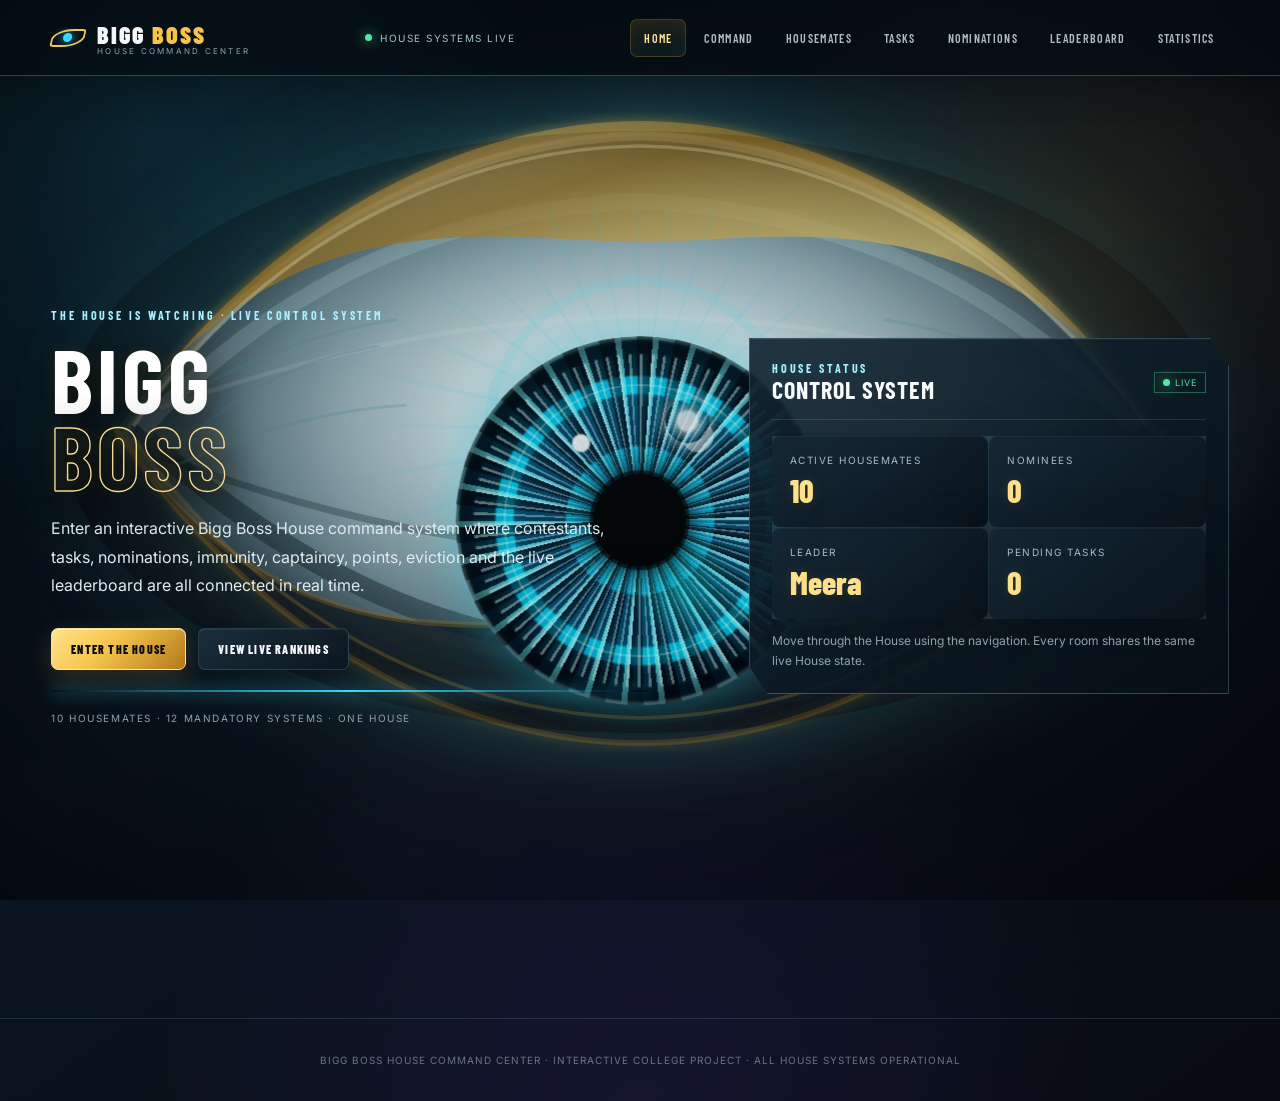
<file: bigg-boss-command-center-v4 (1)/bbwork-v4/index.html>
<!doctype html><html lang="en"><head><meta charset="utf-8"><meta name="viewport" content="width=device-width,initial-scale=1"><title>Bigg Boss House · Bigg Boss House</title><link rel="stylesheet" href="styles.css"></head><body><div class="shell"><div class="eye-stage" aria-hidden="true"><div class="big-eye"><div class="eye-white"></div><div class="eye-lid"></div><div class="iris"><div class="pupil"></div><div class="glint"></div></div></div></div>
<div id="modal" class="modal" role="dialog" aria-modal="true"><div class="modal-box"><div class="eyebrow">BIGG BOSS</div><h2 data-modal-title>BIGG BOSS</h2><div class="message" data-modal-message></div><div data-modal-actions style="display:flex;gap:10px;justify-content:center;flex-wrap:wrap"></div></div></div><div id="toast" class="toast"></div><header class="topbar"><a class="brand" href="index.html"><span class="brand-eye"></span><span><span class="brand-word">BIGG <span>BOSS</span></span><span class="brand-sub">HOUSE COMMAND CENTER</span></span></a><div class="live-pill"><i class="live-dot"></i> HOUSE SYSTEMS LIVE</div><button class="nav-toggle">MENU</button><nav class="nav"><a href="index.html">Home</a><a href="dashboard.html">Command</a><a href="contestants.html">Housemates</a><a href="tasks.html">Tasks</a><a href="nominations.html">Nominations</a><a href="leaderboard.html">Leaderboard</a><a href="statistics.html">Statistics</a></nav></header><main class="page"><section class="hero"><div class="hero-copy"><div class="eyebrow">THE HOUSE IS WATCHING · LIVE CONTROL SYSTEM</div><h1 class="hero-title">BIGG<br><span class="outline">BOSS</span></h1><p class="hero-desc">Enter an interactive Bigg Boss House command system where contestants, tasks, nominations, immunity, captaincy, points, eviction and the live leaderboard are all connected in real time.</p><div class="hero-actions"><a class="btn primary" href="dashboard.html">ENTER THE HOUSE</a><a class="btn" href="leaderboard.html">VIEW LIVE RANKINGS</a></div><div class="scanline"></div><div class="muted" style="font-size:10px;letter-spacing:.16em">10 HOUSEMATES · 12 MANDATORY SYSTEMS · ONE HOUSE</div></div><aside class="hero-panel"><div class="system-head"><div><div class="eyebrow">HOUSE STATUS</div><h3>CONTROL SYSTEM</h3></div><span class="badge green"><i class="live-dot"></i> LIVE</span></div><div class="system-grid"><div class="system-cell"><small>Active Housemates</small><strong data-active-count>10</strong></div><div class="system-cell"><small>Nominees</small><strong data-nominee-count>0</strong></div><div class="system-cell"><small>Leader</small><strong data-leader>—</strong></div><div class="system-cell"><small>Pending Tasks</small><strong data-task-count>0</strong></div></div><p class="muted" style="font-size:12px;line-height:1.7;margin-bottom:0">Move through the House using the navigation. Every room shares the same live House state.</p></aside></section></main><footer class="footer">BIGG BOSS HOUSE COMMAND CENTER · INTERACTIVE COLLEGE PROJECT · ALL HOUSE SYSTEMS OPERATIONAL</footer></div><script src="app.js"></script></body></html>
</file>
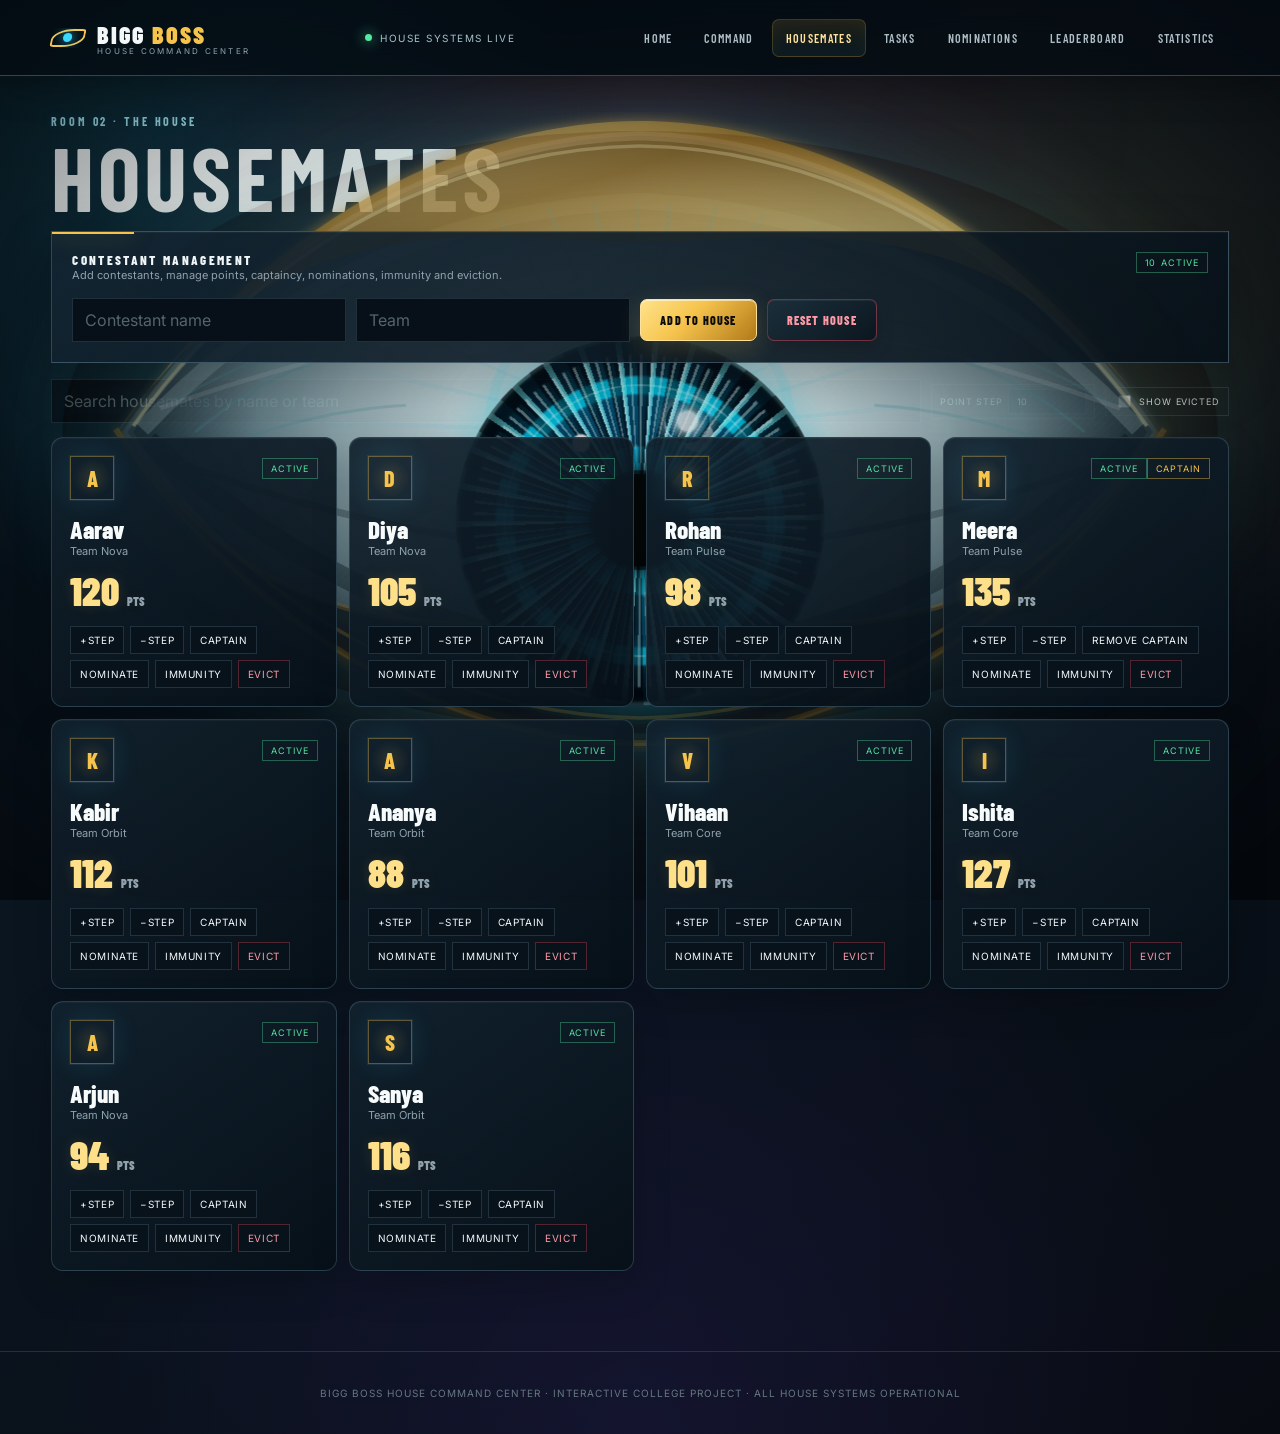
<file: bigg-boss-command-center-v4 (1)/bbwork-v4/contestants.html>
<!doctype html><html lang="en"><head><meta charset="utf-8"><meta name="viewport" content="width=device-width,initial-scale=1"><title>Housemates · Bigg Boss House</title><link rel="stylesheet" href="styles.css"></head><body><div class="shell"><div class="eye-stage" aria-hidden="true"><div class="big-eye"><div class="eye-white"></div><div class="eye-lid"></div><div class="iris"><div class="pupil"></div><div class="glint"></div></div></div></div>
<div id="modal" class="modal" role="dialog" aria-modal="true"><div class="modal-box"><div class="eyebrow">BIGG BOSS</div><h2 data-modal-title>BIGG BOSS</h2><div class="message" data-modal-message></div><div data-modal-actions style="display:flex;gap:10px;justify-content:center;flex-wrap:wrap"></div></div></div><div id="toast" class="toast"></div><header class="topbar"><a class="brand" href="index.html"><span class="brand-eye"></span><span><span class="brand-word">BIGG <span>BOSS</span></span><span class="brand-sub">HOUSE COMMAND CENTER</span></span></a><div class="live-pill"><i class="live-dot"></i> HOUSE SYSTEMS LIVE</div><button class="nav-toggle">MENU</button><nav class="nav"><a href="index.html">Home</a><a href="dashboard.html">Command</a><a href="contestants.html">Housemates</a><a href="tasks.html">Tasks</a><a href="nominations.html">Nominations</a><a href="leaderboard.html">Leaderboard</a><a href="statistics.html">Statistics</a></nav></header><main class="page"><div class="eyebrow">ROOM 02 · THE HOUSE</div><h1 style="margin:10px 0 16px">HOUSEMATES</h1><div class="panel panel-pad" style="margin-bottom:16px"><div class="panel-head"><div><div class="panel-title">CONTESTANT MANAGEMENT</div><div class="muted" style="font-size:11px">Add contestants, manage points, captaincy, nominations, immunity and eviction.</div></div><span class="badge green"><span data-active-count>10</span> ACTIVE</span></div><form id="addContestantForm" class="toolbar"><input class="field" id="newName" placeholder="Contestant name" required><input class="field" id="newTeam" placeholder="Team"><button class="btn primary">ADD TO HOUSE</button><button type="button" class="btn danger" id="resetHouse">RESET HOUSE</button></form></div><div class="toolbar" style="margin-bottom:14px"><input class="field" id="contestantSearch" placeholder="Search housemates by name or team" style="flex:1"><label class="badge">POINT STEP <input class="field" id="pointStep" type="number" min="1" value="10" style="width:78px;padding:6px 8px"></label><label class="badge"><input id="showEvicted" type="checkbox" style="accent-color:var(--gold)"> SHOW EVICTED</label></div><div id="contestantGrid" class="contestant-grid"></div></main><footer class="footer">BIGG BOSS HOUSE COMMAND CENTER · INTERACTIVE COLLEGE PROJECT · ALL HOUSE SYSTEMS OPERATIONAL</footer></div><script src="app.js"></script></body></html>
</file>
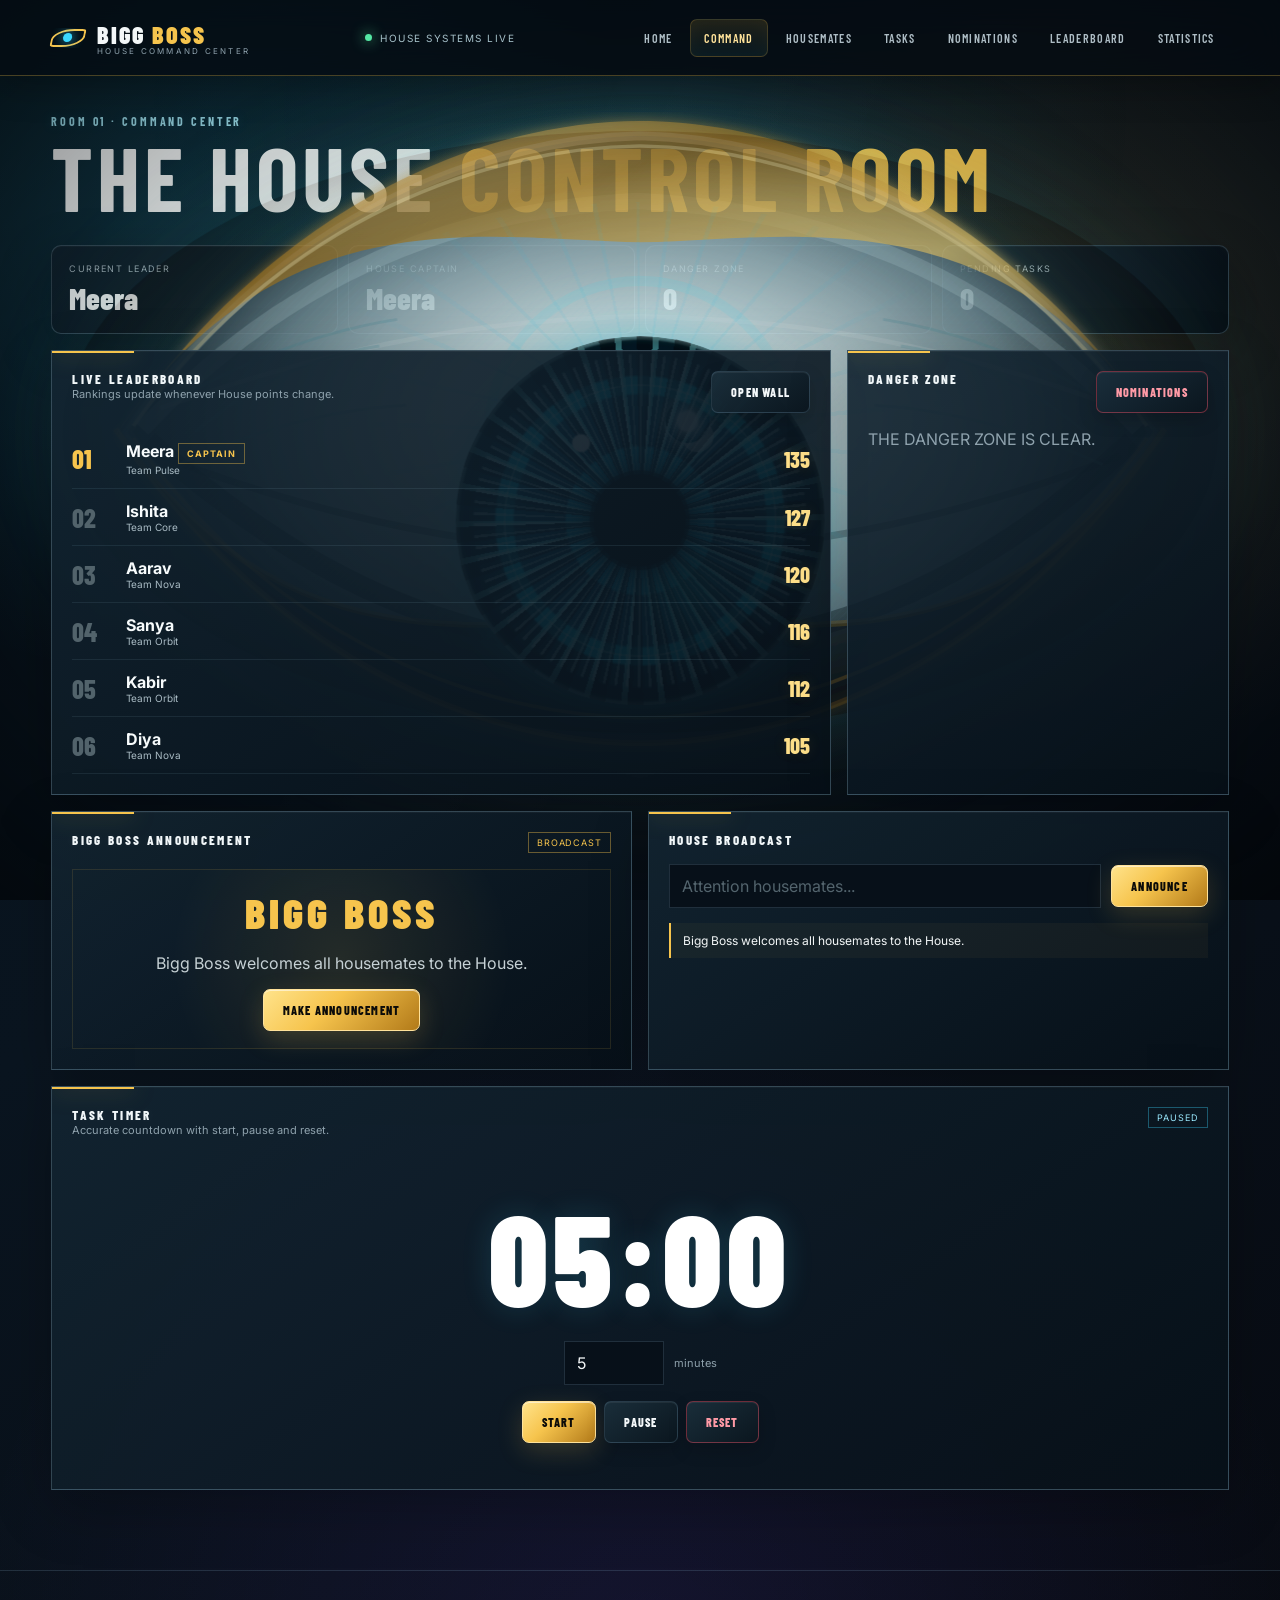
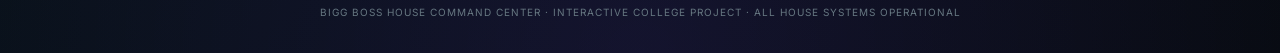
<file: bigg-boss-command-center-v4 (1)/bbwork-v4/dashboard.html>
<!doctype html><html lang="en"><head><meta charset="utf-8"><meta name="viewport" content="width=device-width,initial-scale=1"><title>Command Center · Bigg Boss House</title><link rel="stylesheet" href="styles.css"></head><body><div class="shell"><div class="eye-stage" aria-hidden="true"><div class="big-eye"><div class="eye-white"></div><div class="eye-lid"></div><div class="iris"><div class="pupil"></div><div class="glint"></div></div></div></div>
<div id="modal" class="modal" role="dialog" aria-modal="true"><div class="modal-box"><div class="eyebrow">BIGG BOSS</div><h2 data-modal-title>BIGG BOSS</h2><div class="message" data-modal-message></div><div data-modal-actions style="display:flex;gap:10px;justify-content:center;flex-wrap:wrap"></div></div></div><div id="toast" class="toast"></div><header class="topbar"><a class="brand" href="index.html"><span class="brand-eye"></span><span><span class="brand-word">BIGG <span>BOSS</span></span><span class="brand-sub">HOUSE COMMAND CENTER</span></span></a><div class="live-pill"><i class="live-dot"></i> HOUSE SYSTEMS LIVE</div><button class="nav-toggle">MENU</button><nav class="nav"><a href="index.html">Home</a><a href="dashboard.html">Command</a><a href="contestants.html">Housemates</a><a href="tasks.html">Tasks</a><a href="nominations.html">Nominations</a><a href="leaderboard.html">Leaderboard</a><a href="statistics.html">Statistics</a></nav></header><main class="page"><div id="dashboard"><div class="eyebrow">ROOM 01 · COMMAND CENTER</div><h1 style="margin:10px 0 30px">THE HOUSE <span class="gold">CONTROL ROOM</span></h1><div class="metric-grid" style="margin-bottom:16px"><div class="metric"><small>Current Leader</small><strong id="dashLeader">—</strong></div><div class="metric"><small>House Captain</small><strong id="dashCaptain">—</strong></div><div class="metric"><small>Danger Zone</small><strong id="dashNominees">0</strong></div><div class="metric"><small>Pending Tasks</small><strong id="dashTasks">0</strong></div></div><div class="section-grid"><section class="panel span-8"><div class="panel-pad"><div class="panel-head"><div><div class="panel-title">LIVE LEADERBOARD</div><div class="muted" style="font-size:11px">Rankings update whenever House points change.</div></div><a class="btn" href="leaderboard.html">OPEN WALL</a></div><div id="dashLeaderboard"></div></div></section><section class="panel span-4"><div class="panel-pad"><div class="panel-head"><div><div class="panel-title">DANGER ZONE</div></div><a class="btn danger" href="nominations.html">NOMINATIONS</a></div><div id="dashDanger" class="danger-strip"></div></div></section><section class="panel span-6"><div class="panel-pad"><div class="panel-head"><div class="panel-title">BIGG BOSS ANNOUNCEMENT</div><span class="badge gold">BROADCAST</span></div><div class="announcement-box"><div class="bb">BIGG BOSS</div><p id="dashAnnouncement">—</p><a class="btn primary" href="#announce" onclick="document.querySelector('#announcementInput')?.focus()">MAKE ANNOUNCEMENT</a></div></div></section><section class="panel span-6" id="announce"><div class="panel-pad"><div class="panel-head"><div class="panel-title">HOUSE BROADCAST</div></div><form id="announcementForm" class="toolbar"><input class="field" id="announcementInput" placeholder="Attention housemates..." style="flex:1"><button class="btn primary">ANNOUNCE</button></form><div id="announcementHistory" class="history" style="margin-top:15px"></div></div></section><section class="panel span-12"><div class="panel-pad"><div class="panel-head"><div><div class="panel-title">TASK TIMER</div><div class="muted" style="font-size:11px">Accurate countdown with start, pause and reset.</div></div><span class="badge cyan" id="timerStatus">PAUSED</span></div><div class="timer-wrap"><div class="timer" id="timerDisplay">05:00</div><div class="toolbar" style="justify-content:center;margin:8px 0 16px"><input class="field" id="timerMinutes" type="number" min="1" value="5" style="width:100px"><span class="muted" style="font-size:11px">minutes</span></div><div class="timer-actions"><button class="btn primary" id="timerStart">START</button><button class="btn" id="timerPause">PAUSE</button><button class="btn danger" id="timerReset">RESET</button></div></div></div></section></div></div></main><footer class="footer">BIGG BOSS HOUSE COMMAND CENTER · INTERACTIVE COLLEGE PROJECT · ALL HOUSE SYSTEMS OPERATIONAL</footer></div><script src="app.js"></script></body></html>
</file>
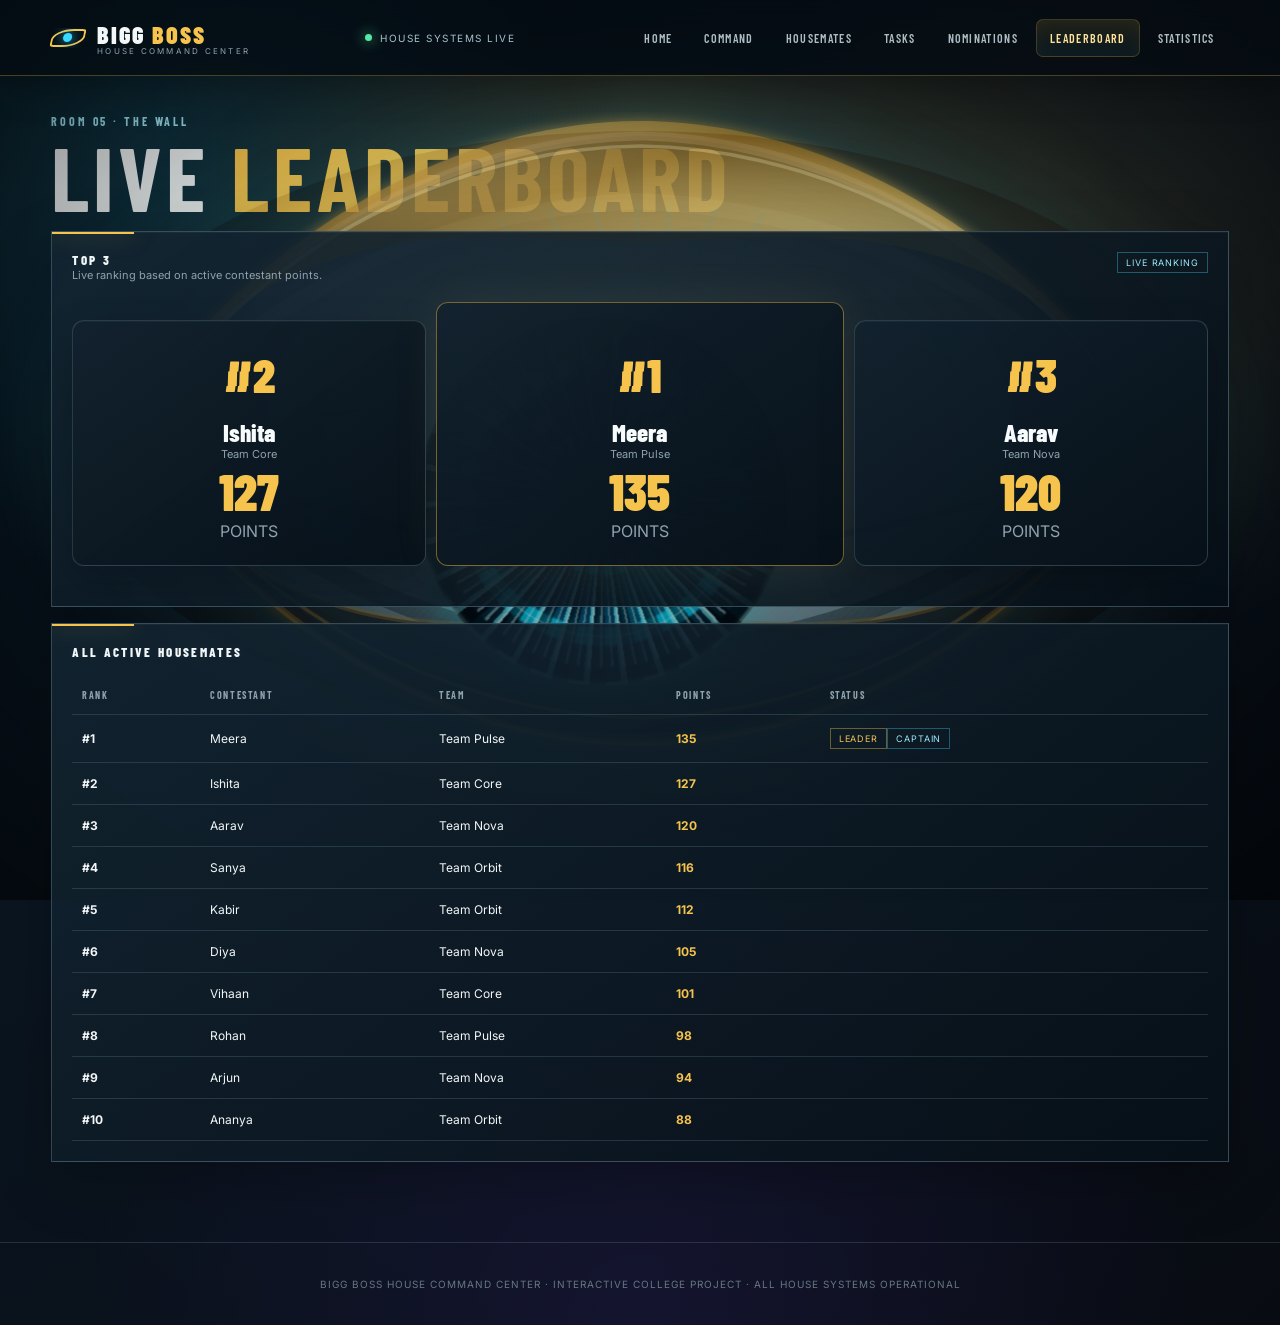
<file: bigg-boss-command-center-v4 (1)/bbwork-v4/leaderboard.html>
<!doctype html><html lang="en"><head><meta charset="utf-8"><meta name="viewport" content="width=device-width,initial-scale=1"><title>Live Leaderboard · Bigg Boss House</title><link rel="stylesheet" href="styles.css"></head><body><div class="shell"><div class="eye-stage" aria-hidden="true"><div class="big-eye"><div class="eye-white"></div><div class="eye-lid"></div><div class="iris"><div class="pupil"></div><div class="glint"></div></div></div></div>
<div id="modal" class="modal" role="dialog" aria-modal="true"><div class="modal-box"><div class="eyebrow">BIGG BOSS</div><h2 data-modal-title>BIGG BOSS</h2><div class="message" data-modal-message></div><div data-modal-actions style="display:flex;gap:10px;justify-content:center;flex-wrap:wrap"></div></div></div><div id="toast" class="toast"></div><header class="topbar"><a class="brand" href="index.html"><span class="brand-eye"></span><span><span class="brand-word">BIGG <span>BOSS</span></span><span class="brand-sub">HOUSE COMMAND CENTER</span></span></a><div class="live-pill"><i class="live-dot"></i> HOUSE SYSTEMS LIVE</div><button class="nav-toggle">MENU</button><nav class="nav"><a href="index.html">Home</a><a href="dashboard.html">Command</a><a href="contestants.html">Housemates</a><a href="tasks.html">Tasks</a><a href="nominations.html">Nominations</a><a href="leaderboard.html">Leaderboard</a><a href="statistics.html">Statistics</a></nav></header><main class="page"><div class="eyebrow">ROOM 05 · THE WALL</div><h1 style="margin:10px 0 16px">LIVE <span class="gold">LEADERBOARD</span></h1><section class="panel panel-pad" style="margin-bottom:16px"><div class="panel-head"><div><div class="panel-title">TOP 3</div><div class="muted" style="font-size:11px">Live ranking based on active contestant points.</div></div><span class="badge cyan">LIVE RANKING</span></div><div id="podium" class="podium"></div></section><section class="panel panel-pad"><div class="panel-head"><div class="panel-title">ALL ACTIVE HOUSEMATES</div></div><div style="overflow:auto"><table class="rank-table" id="leaderboardTable"><thead><tr><th>Rank</th><th>Contestant</th><th>Team</th><th>Points</th><th>Status</th></tr></thead><tbody></tbody></table></div></section></main><footer class="footer">BIGG BOSS HOUSE COMMAND CENTER · INTERACTIVE COLLEGE PROJECT · ALL HOUSE SYSTEMS OPERATIONAL</footer></div><script src="app.js"></script></body></html>
</file>
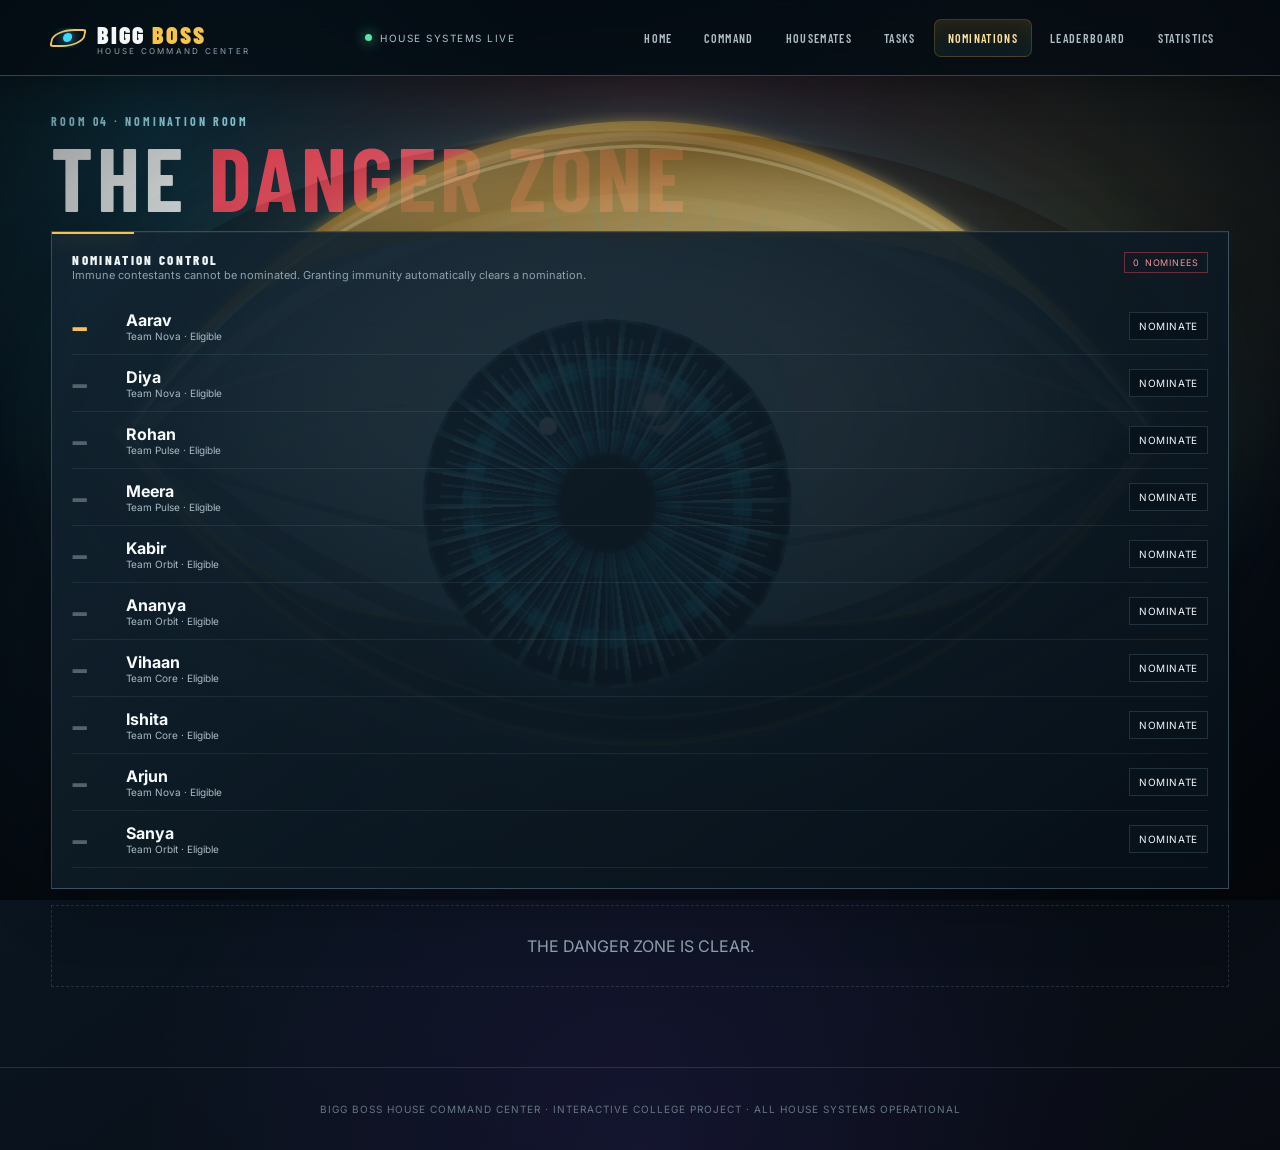
<file: bigg-boss-command-center-v4 (1)/bbwork-v4/nominations.html>
<!doctype html><html lang="en"><head><meta charset="utf-8"><meta name="viewport" content="width=device-width,initial-scale=1"><title>Nominations · Bigg Boss House</title><link rel="stylesheet" href="styles.css"></head><body><div class="shell"><div class="eye-stage" aria-hidden="true"><div class="big-eye"><div class="eye-white"></div><div class="eye-lid"></div><div class="iris"><div class="pupil"></div><div class="glint"></div></div></div></div>
<div id="modal" class="modal" role="dialog" aria-modal="true"><div class="modal-box"><div class="eyebrow">BIGG BOSS</div><h2 data-modal-title>BIGG BOSS</h2><div class="message" data-modal-message></div><div data-modal-actions style="display:flex;gap:10px;justify-content:center;flex-wrap:wrap"></div></div></div><div id="toast" class="toast"></div><header class="topbar"><a class="brand" href="index.html"><span class="brand-eye"></span><span><span class="brand-word">BIGG <span>BOSS</span></span><span class="brand-sub">HOUSE COMMAND CENTER</span></span></a><div class="live-pill"><i class="live-dot"></i> HOUSE SYSTEMS LIVE</div><button class="nav-toggle">MENU</button><nav class="nav"><a href="index.html">Home</a><a href="dashboard.html">Command</a><a href="contestants.html">Housemates</a><a href="tasks.html">Tasks</a><a href="nominations.html">Nominations</a><a href="leaderboard.html">Leaderboard</a><a href="statistics.html">Statistics</a></nav></header><main class="page"><div class="eyebrow">ROOM 04 · NOMINATION ROOM</div><h1 style="margin:10px 0 16px">THE <span class="red">DANGER ZONE</span></h1><section class="panel panel-pad" style="margin-bottom:16px"><div class="panel-head"><div><div class="panel-title">NOMINATION CONTROL</div><div class="muted" style="font-size:11px">Immune contestants cannot be nominated. Granting immunity automatically clears a nomination.</div></div><span class="badge red"><span data-nominee-count>0</span> NOMINEES</span></div><div id="nominateList"></div></section><div id="nominationGrid" class="contestant-grid"></div></main><footer class="footer">BIGG BOSS HOUSE COMMAND CENTER · INTERACTIVE COLLEGE PROJECT · ALL HOUSE SYSTEMS OPERATIONAL</footer></div><script src="app.js"></script></body></html>
</file>
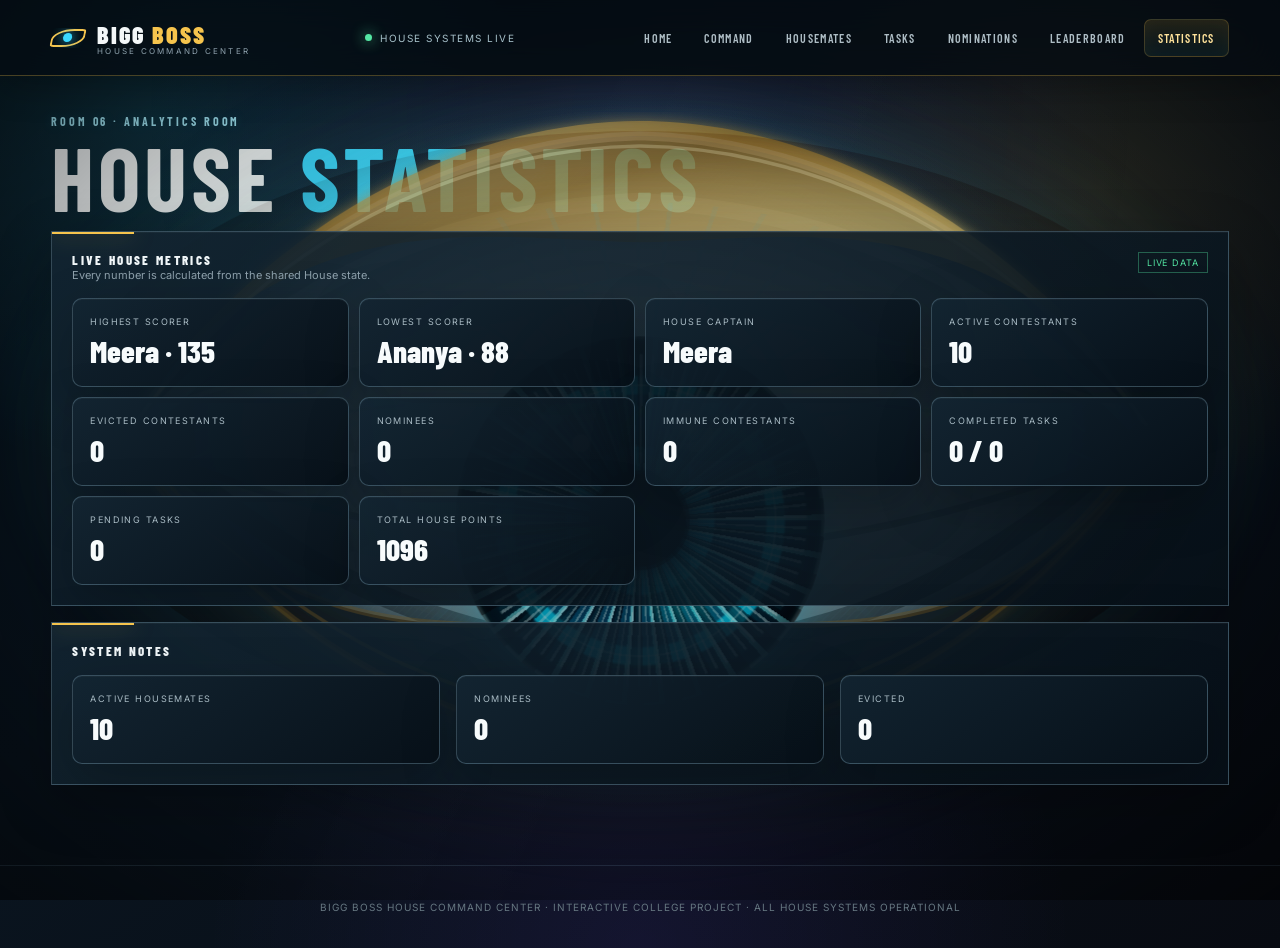
<file: bigg-boss-command-center-v4 (1)/bbwork-v4/statistics.html>
<!doctype html><html lang="en"><head><meta charset="utf-8"><meta name="viewport" content="width=device-width,initial-scale=1"><title>House Statistics · Bigg Boss House</title><link rel="stylesheet" href="styles.css"></head><body><div class="shell"><div class="eye-stage" aria-hidden="true"><div class="big-eye"><div class="eye-white"></div><div class="eye-lid"></div><div class="iris"><div class="pupil"></div><div class="glint"></div></div></div></div>
<div id="modal" class="modal" role="dialog" aria-modal="true"><div class="modal-box"><div class="eyebrow">BIGG BOSS</div><h2 data-modal-title>BIGG BOSS</h2><div class="message" data-modal-message></div><div data-modal-actions style="display:flex;gap:10px;justify-content:center;flex-wrap:wrap"></div></div></div><div id="toast" class="toast"></div><header class="topbar"><a class="brand" href="index.html"><span class="brand-eye"></span><span><span class="brand-word">BIGG <span>BOSS</span></span><span class="brand-sub">HOUSE COMMAND CENTER</span></span></a><div class="live-pill"><i class="live-dot"></i> HOUSE SYSTEMS LIVE</div><button class="nav-toggle">MENU</button><nav class="nav"><a href="index.html">Home</a><a href="dashboard.html">Command</a><a href="contestants.html">Housemates</a><a href="tasks.html">Tasks</a><a href="nominations.html">Nominations</a><a href="leaderboard.html">Leaderboard</a><a href="statistics.html">Statistics</a></nav></header><main class="page"><div class="eyebrow">ROOM 06 · ANALYTICS ROOM</div><h1 style="margin:10px 0 16px">HOUSE <span class="cyan">STATISTICS</span></h1><section class="panel panel-pad"><div class="panel-head"><div><div class="panel-title">LIVE HOUSE METRICS</div><div class="muted" style="font-size:11px">Every number is calculated from the shared House state.</div></div><span class="badge green">LIVE DATA</span></div><div id="statisticsGrid" class="metric-grid"></div></section><section class="panel panel-pad" style="margin-top:16px"><div class="panel-head"><div class="panel-title">SYSTEM NOTES</div></div><div class="section-grid"><div class="span-4 metric"><small>Active Housemates</small><strong data-active-count>10</strong></div><div class="span-4 metric"><small>Nominees</small><strong data-nominee-count>0</strong></div><div class="span-4 metric"><small>Evicted</small><strong data-evicted-count>0</strong></div></div></section></main><footer class="footer">BIGG BOSS HOUSE COMMAND CENTER · INTERACTIVE COLLEGE PROJECT · ALL HOUSE SYSTEMS OPERATIONAL</footer></div><script src="app.js"></script></body></html>
</file>
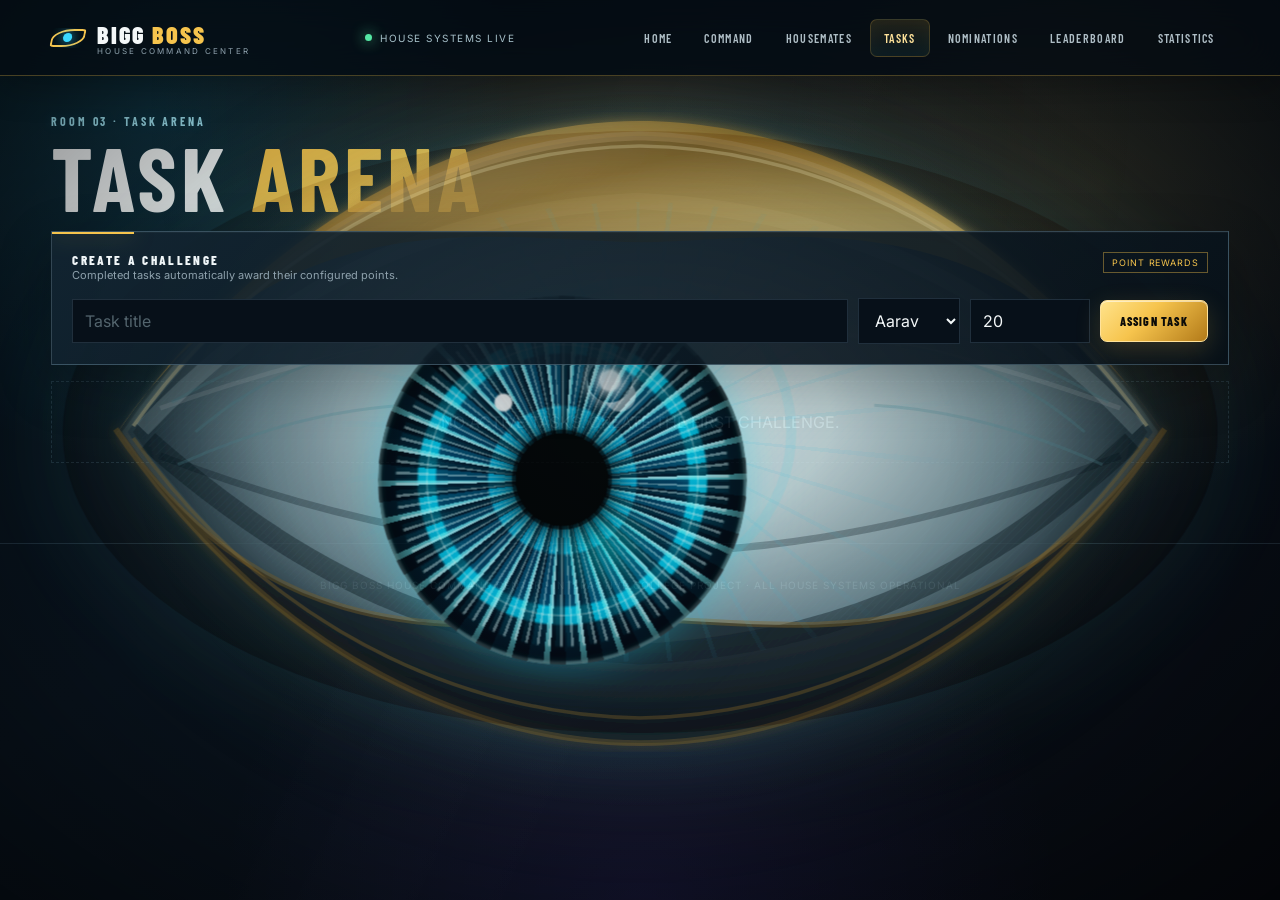
<file: bigg-boss-command-center-v4 (1)/bbwork-v4/tasks.html>
<!doctype html><html lang="en"><head><meta charset="utf-8"><meta name="viewport" content="width=device-width,initial-scale=1"><title>Task Arena · Bigg Boss House</title><link rel="stylesheet" href="styles.css"></head><body><div class="shell"><div class="eye-stage" aria-hidden="true"><div class="big-eye"><div class="eye-white"></div><div class="eye-lid"></div><div class="iris"><div class="pupil"></div><div class="glint"></div></div></div></div>
<div id="modal" class="modal" role="dialog" aria-modal="true"><div class="modal-box"><div class="eyebrow">BIGG BOSS</div><h2 data-modal-title>BIGG BOSS</h2><div class="message" data-modal-message></div><div data-modal-actions style="display:flex;gap:10px;justify-content:center;flex-wrap:wrap"></div></div></div><div id="toast" class="toast"></div><header class="topbar"><a class="brand" href="index.html"><span class="brand-eye"></span><span><span class="brand-word">BIGG <span>BOSS</span></span><span class="brand-sub">HOUSE COMMAND CENTER</span></span></a><div class="live-pill"><i class="live-dot"></i> HOUSE SYSTEMS LIVE</div><button class="nav-toggle">MENU</button><nav class="nav"><a href="index.html">Home</a><a href="dashboard.html">Command</a><a href="contestants.html">Housemates</a><a href="tasks.html">Tasks</a><a href="nominations.html">Nominations</a><a href="leaderboard.html">Leaderboard</a><a href="statistics.html">Statistics</a></nav></header><main class="page"><div class="eyebrow">ROOM 03 · TASK ARENA</div><h1 style="margin:10px 0 16px">TASK <span class="gold">ARENA</span></h1><section class="panel panel-pad" style="margin-bottom:16px"><div class="panel-head"><div><div class="panel-title">CREATE A CHALLENGE</div><div class="muted" style="font-size:11px">Completed tasks automatically award their configured points.</div></div><span class="badge gold">POINT REWARDS</span></div><form id="taskForm" class="toolbar"><input class="field" id="taskTitle" placeholder="Task title" required style="flex:1"><select class="field" id="taskWho" required></select><input class="field" id="taskPoints" type="number" min="1" value="20" style="width:120px"><button class="btn primary">ASSIGN TASK</button></form></section><div id="taskGrid" class="task-grid"></div></main><footer class="footer">BIGG BOSS HOUSE COMMAND CENTER · INTERACTIVE COLLEGE PROJECT · ALL HOUSE SYSTEMS OPERATIONAL</footer></div><script src="app.js"></script></body></html>
</file>
<file: bigg-boss-command-center-v4 (1)/bbwork-v4/styles.css>
@import url('https://fonts.googleapis.com/css2?family=Barlow+Condensed:wght@400;500;600;700;800;900&family=Inter:wght@400;500;600;700&display=swap');
:root{--bg:#05080d;--bg2:#08131c;--panel:rgba(10,18,27,.82);--panel2:rgba(15,27,38,.78);--line:rgba(143,190,215,.18);--line2:rgba(255,201,70,.28);--ink:#f3f7f8;--muted:#8fa2ad;--gold:#f6c44d;--gold2:#ffe29a;--cyan:#3bd8ff;--cyan2:#9aeaff;--red:#ff4b5f;--green:#55e7a4;--shadow:0 25px 80px rgba(0,0,0,.45)}
*{box-sizing:border-box}html{scroll-behavior:smooth}body{margin:0;min-height:100vh;background:radial-gradient(circle at 50% 0%,#102431 0,#061019 28%,#05080d 72%);color:var(--ink);font-family:Inter,system-ui,sans-serif;overflow-x:hidden}body:before{content:"";position:fixed;inset:0;pointer-events:none;opacity:.17;background-image:linear-gradient(rgba(255,255,255,.035) 1px,transparent 1px),linear-gradient(90deg,rgba(255,255,255,.025) 1px,transparent 1px);background-size:48px 48px;mask-image:linear-gradient(#000,transparent 90%);z-index:0}a{color:inherit;text-decoration:none}button,input,select{font:inherit}button{cursor:pointer}.shell{position:relative;z-index:2;min-height:100vh}.topbar{height:76px;position:sticky;top:0;z-index:20;display:flex;align-items:center;justify-content:space-between;padding:0 clamp(18px,4vw,60px);background:rgba(3,7,11,.76);backdrop-filter:blur(18px);border-bottom:1px solid rgba(246,196,77,.16)}.brand{display:flex;align-items:center;gap:12px}.brand-eye{width:34px;height:20px;position:relative;overflow:hidden;transform:skewX(-10deg)}.brand-eye:before{content:"";position:absolute;inset:1px 0;border:2px solid var(--gold);border-radius:65% 12%;transform:rotate(0deg)}.brand-eye:after{content:"";position:absolute;width:9px;height:9px;border-radius:50%;background:var(--cyan);left:12px;top:5px;box-shadow:0 0 12px var(--cyan)}.brand-word{font:900 24px 'Barlow Condensed',sans-serif;letter-spacing:.08em}.brand-word span{color:var(--gold)}.brand-sub{font-size:8px;letter-spacing:.28em;color:var(--muted);display:block;margin-top:-3px}.nav{display:flex;gap:4px;align-items:center}.nav a{padding:11px 13px;border:1px solid transparent;color:#aebdc5;font:600 12px 'Barlow Condensed',sans-serif;letter-spacing:.11em;text-transform:uppercase}.nav a:hover,.nav a.active{color:var(--gold2);border-color:rgba(246,196,77,.2);background:rgba(246,196,77,.05)}.nav-toggle{display:none;background:none;border:1px solid var(--line);color:var(--ink);padding:9px 12px}.live-pill{display:flex;gap:8px;align-items:center;font-size:10px;letter-spacing:.15em;color:#a8c2cb}.live-dot{width:7px;height:7px;border-radius:50%;background:var(--green);box-shadow:0 0 14px var(--green);animation:pulse 1.5s infinite}.page{max-width:1480px;margin:auto;padding:38px clamp(18px,4vw,60px) 80px}.eyebrow{font:700 12px 'Barlow Condensed';letter-spacing:.24em;text-transform:uppercase;color:var(--cyan2)}h1,h2,h3{font-family:'Barlow Condensed',sans-serif;text-transform:uppercase;margin:0;letter-spacing:.045em}h1{font-size:clamp(46px,7vw,100px);line-height:.86}h2{font-size:clamp(30px,4vw,54px)}h3{font-size:24px}.muted{color:var(--muted)}.gold{color:var(--gold)}.cyan{color:var(--cyan)}.red{color:var(--red)}.green{color:var(--green)}
/* cinematic eye */
.eye-stage{position:fixed;inset:0;z-index:0;pointer-events:none;overflow:hidden;background:radial-gradient(ellipse at 55% 48%,rgba(31,116,145,.08),transparent 44%)}.eye-stage:after{content:"";position:absolute;inset:0;background:radial-gradient(ellipse at center,transparent 25%,rgba(0,0,0,.35) 60%,rgba(0,0,0,.88) 100%)}.big-eye{position:absolute;width:min(1100px,86vw);height:min(520px,43vw);left:50%;top:48%;transform:translate(-50%,-50%);opacity:.42;transition:opacity .4s}.eye-white{position:absolute;inset:9% 2%;background:radial-gradient(ellipse at 50% 50%,rgba(234,248,250,.95) 0,rgba(126,177,191,.7) 38%,rgba(17,39,48,.75) 70%,transparent 74%);clip-path:polygon(0 50%,14% 29%,30% 13%,50% 7%,70% 13%,86% 29%,100% 50%,86% 71%,70% 87%,50% 93%,30% 87%,14% 71%);filter:drop-shadow(0 0 28px rgba(59,216,255,.12))}.eye-lid{position:absolute;inset:0;border-top:3px solid rgba(246,196,77,.48);border-bottom:3px solid rgba(246,196,77,.2);clip-path:polygon(0 50%,15% 26%,31% 10%,50% 3%,69% 10%,85% 26%,100% 50%,85% 22%,69% 13%,50% 10%,31% 13%,15% 22%);opacity:.7}.iris{position:absolute;width:35%;aspect-ratio:1;border-radius:50%;left:32.5%;top:32.5%;background:radial-gradient(circle at 50% 50%,#03121a 0 17%,#06b8df 18% 26%,#003d59 27% 43%,#06151e 44% 57%,#0bd6f2 58% 62%,#001018 63% 100%);box-shadow:inset 0 0 35px #000,0 0 30px rgba(59,216,255,.22);transform:translate(var(--px,0),var(--py,0));transition:transform .08s linear}.iris:before{content:"";position:absolute;inset:8%;border-radius:50%;background:repeating-conic-gradient(from 0deg,rgba(145,239,255,.2) 0 3deg,transparent 3deg 8deg);mask-image:radial-gradient(circle,#000 0 64%,transparent 65%)}.pupil{position:absolute;width:29%;aspect-ratio:1;border-radius:50%;left:35.5%;top:35.5%;background:#000;box-shadow:0 0 15px rgba(0,0,0,.9)}.glint{position:absolute;width:9%;aspect-ratio:1;border-radius:50%;background:white;left:58%;top:20%;opacity:.8;filter:blur(.3px)}
.hero{min-height:calc(100vh - 76px);display:grid;grid-template-columns:1.05fr .95fr;align-items:center;gap:40px;padding:70px 0 90px;position:relative}.hero-copy{max-width:820px}.hero-title{margin:18px 0 20px;text-shadow:0 8px 50px rgba(0,0,0,.65)}.hero-title .outline{color:transparent;-webkit-text-stroke:1px rgba(246,196,77,.8)}.hero-desc{max-width:650px;color:#b7c5cb;font-size:16px;line-height:1.8}.hero-actions{display:flex;gap:12px;flex-wrap:wrap;margin-top:28px}.btn{border:1px solid var(--line);background:rgba(13,24,33,.86);color:var(--ink);padding:13px 19px;letter-spacing:.1em;text-transform:uppercase;font:800 12px 'Barlow Condensed';transition:.2s;position:relative;overflow:hidden}.btn:before{content:"";position:absolute;inset:0;background:linear-gradient(90deg,transparent,rgba(255,255,255,.08),transparent);transform:translateX(-110%);transition:.5s}.btn:hover:before{transform:translateX(110%)}.btn:hover{border-color:var(--gold);transform:translateY(-2px)}.btn.primary{background:linear-gradient(135deg,#f7c84f,#b98622);color:#0b0b09;border-color:#ffe29a}.btn.danger{border-color:rgba(255,75,95,.4);color:#ff9aa6}.hero-panel{justify-self:end;width:min(480px,100%);background:linear-gradient(145deg,rgba(13,26,37,.75),rgba(5,12,18,.85));border:1px solid var(--line);box-shadow:var(--shadow);padding:22px;clip-path:polygon(0 0,96% 0,100% 8%,100% 100%,4% 100%,0 92%)}.system-head{display:flex;justify-content:space-between;align-items:center;padding-bottom:15px;border-bottom:1px solid var(--line)}.system-grid{display:grid;grid-template-columns:repeat(2,1fr);gap:1px;background:var(--line);margin-top:16px}.system-cell{background:rgba(5,12,18,.95);padding:18px}.system-cell small{display:block;color:var(--muted);font-size:10px;letter-spacing:.15em;text-transform:uppercase}.system-cell strong{font:800 32px 'Barlow Condensed';color:var(--gold);display:block;margin-top:5px}.scanline{height:2px;background:linear-gradient(90deg,transparent,var(--cyan),transparent);box-shadow:0 0 16px var(--cyan);animation:scan 3s linear infinite;margin:20px 0}.section-grid{display:grid;grid-template-columns:repeat(12,1fr);gap:16px}.span-12{grid-column:span 12}.span-8{grid-column:span 8}.span-6{grid-column:span 6}.span-4{grid-column:span 4}.panel{background:linear-gradient(145deg,rgba(14,25,35,.86),rgba(6,12,18,.9));border:1px solid var(--line);box-shadow:0 16px 45px rgba(0,0,0,.25);position:relative;overflow:hidden}.panel:before{content:"";position:absolute;left:0;top:0;width:60px;height:1px;background:var(--gold);box-shadow:0 0 18px rgba(246,196,77,.5)}.panel-pad{padding:20px}.panel-head{display:flex;justify-content:space-between;align-items:flex-start;gap:12px;margin-bottom:16px}.panel-title{font:800 13px 'Barlow Condensed';letter-spacing:.18em;color:#dce8ec;text-transform:uppercase}.panel-title span{color:var(--gold)}
/* dashboard */
.metric-grid{display:grid;grid-template-columns:repeat(4,1fr);gap:10px}.metric{padding:17px;border:1px solid var(--line);background:rgba(5,12,18,.7)}.metric small{display:block;color:var(--muted);font-size:9px;letter-spacing:.16em;text-transform:uppercase}.metric strong{font:800 31px 'Barlow Condensed';display:block;margin-top:5px}.rank-row{display:grid;grid-template-columns:42px 1fr auto;align-items:center;gap:12px;padding:12px 0;border-bottom:1px solid rgba(143,190,215,.1)}.rank-no{font:800 26px 'Barlow Condensed';color:#52636b}.rank-row:first-child .rank-no{color:var(--gold)}.rank-name{font-weight:700}.rank-team{font-size:10px;color:var(--muted)}.rank-pts{font:800 22px 'Barlow Condensed';color:var(--gold)}.badge{display:inline-flex;align-items:center;gap:5px;padding:4px 8px;border:1px solid var(--line);font-size:9px;letter-spacing:.1em;text-transform:uppercase}.badge.gold{border-color:rgba(246,196,77,.4);color:var(--gold)}.badge.red{border-color:rgba(255,75,95,.4);color:#ff8e9a}.badge.cyan{border-color:rgba(59,216,255,.35);color:var(--cyan2)}.badge.green{border-color:rgba(85,231,164,.35);color:var(--green)}.announcement-box{min-height:180px;display:flex;flex-direction:column;justify-content:center;align-items:center;text-align:center;background:radial-gradient(circle,rgba(246,196,77,.1),transparent 60%);border:1px solid rgba(246,196,77,.12)}.announcement-box .bb{font:900 42px 'Barlow Condensed';letter-spacing:.1em;color:var(--gold)}.announcement-box p{max-width:600px;color:#c6d1d5}.danger-strip{display:flex;gap:8px;flex-wrap:wrap}.danger-chip{padding:9px 12px;border:1px solid rgba(255,75,95,.35);background:rgba(255,75,95,.05);color:#ff9aa6;font:700 12px 'Barlow Condensed';letter-spacing:.08em}
/* forms/cards */
.toolbar{display:flex;gap:10px;flex-wrap:wrap;align-items:center}.field{background:#071019;border:1px solid var(--line);color:var(--ink);padding:11px 12px;outline:none;min-width:0}.field:focus{border-color:var(--cyan)}.field::placeholder{color:#53646d}.contestant-grid{display:grid;grid-template-columns:repeat(4,1fr);gap:12px}.contestant{padding:18px;border:1px solid var(--line);background:linear-gradient(145deg,rgba(15,28,39,.9),rgba(6,12,18,.95));min-height:190px;position:relative;transition:.22s}.contestant:hover{transform:translateY(-4px);border-color:rgba(59,216,255,.35)}.contestant.nom{border-color:rgba(255,75,95,.45);box-shadow:inset 0 0 35px rgba(255,75,95,.05)}.contestant.imm{border-color:rgba(59,216,255,.4);box-shadow:inset 0 0 35px rgba(59,216,255,.06)}.contestant.evicted{opacity:.45;filter:grayscale(.65)}.contestant-top{display:flex;justify-content:space-between;gap:8px}.avatar{width:44px;height:44px;border:1px solid rgba(246,196,77,.35);display:grid;place-items:center;font:800 22px 'Barlow Condensed';color:var(--gold);background:radial-gradient(circle,rgba(246,196,77,.13),transparent 65%)}.contestant-name{font:800 25px 'Barlow Condensed';margin-top:14px}.team{color:var(--muted);font-size:11px}.points{font:900 40px 'Barlow Condensed';color:var(--gold);margin-top:8px}.card-actions{display:flex;flex-wrap:wrap;gap:6px;margin-top:12px}.mini-btn{padding:7px 9px;border:1px solid var(--line);background:#08121b;color:#c9d4d9;font-size:10px;letter-spacing:.06em;text-transform:uppercase}.mini-btn:hover{border-color:var(--gold);color:#fff}.mini-btn.red{color:#ff9aa6;border-color:rgba(255,75,95,.3)}.task-grid{display:grid;grid-template-columns:repeat(3,1fr);gap:12px}.task-card{padding:18px;border:1px solid var(--line);background:linear-gradient(145deg,rgba(14,29,39,.9),rgba(5,12,18,.95));position:relative}.task-card.done{border-color:rgba(85,231,164,.35);background:linear-gradient(145deg,rgba(8,35,28,.55),rgba(5,12,18,.95))}.task-title{font:800 25px 'Barlow Condensed';margin:10px 0 5px}.reward{font:800 22px 'Barlow Condensed';color:var(--gold)}.progress{height:4px;background:#16242d;margin:14px 0}.progress i{display:block;height:100%;background:var(--cyan);width:0;transition:.4s}.timer-wrap{display:grid;place-items:center;padding:26px}.timer{font:900 clamp(70px,10vw,130px) 'Barlow Condensed';letter-spacing:.04em;color:#fff;text-shadow:0 0 30px rgba(59,216,255,.15)}.timer.low{color:var(--red);animation:pulse .7s infinite}.timer-actions{display:flex;gap:8px;justify-content:center;flex-wrap:wrap}.history{display:grid;gap:8px}.history-item{padding:10px 12px;border-left:2px solid var(--gold);background:rgba(246,196,77,.04);font-size:12px}.empty{padding:30px;text-align:center;color:var(--muted);border:1px dashed var(--line)}
/* leaderboard */
.podium{display:grid;grid-template-columns:1fr 1.15fr 1fr;align-items:end;gap:10px;margin:20px 0}.podium-card{padding:24px 16px;text-align:center;border:1px solid var(--line);background:linear-gradient(145deg,rgba(15,28,38,.9),rgba(5,12,18,.95))}.podium-card.first{padding-top:42px;border-color:rgba(246,196,77,.45);box-shadow:0 0 50px rgba(246,196,77,.07)}.podium-card .medal{font:900 48px 'Barlow Condensed';color:var(--gold)}.podium-card .big-score{font:900 50px 'Barlow Condensed';color:var(--gold)}.rank-table{width:100%;border-collapse:collapse}.rank-table th,.rank-table td{text-align:left;padding:13px 10px;border-bottom:1px solid var(--line);font-size:12px}.rank-table th{font:700 10px 'Barlow Condensed';letter-spacing:.16em;text-transform:uppercase;color:var(--muted)}
/* modal */
.modal{position:fixed;inset:0;background:rgba(0,0,0,.82);backdrop-filter:blur(12px);display:none;align-items:center;justify-content:center;padding:20px;z-index:100}.modal.show{display:flex}.modal-box{width:min(720px,100%);padding:34px;border:1px solid rgba(246,196,77,.35);background:radial-gradient(circle at 50% 0,rgba(246,196,77,.1),rgba(5,12,18,.98) 55%);box-shadow:0 30px 100px #000;text-align:center;animation:modalIn .3s ease}.modal-box h2{font-size:clamp(45px,8vw,90px);color:var(--gold)}.modal-box .message{font:600 23px 'Barlow Condensed';color:#e9f0f2;margin:15px auto 24px;max-width:580px}.toast{position:fixed;right:20px;bottom:20px;z-index:110;display:grid;gap:8px}.toast-item{background:#08131c;border:1px solid var(--line);padding:12px 16px;box-shadow:var(--shadow);animation:toastIn .25s ease}.toast-item.good{border-color:rgba(85,231,164,.4)}.toast-item.bad{border-color:rgba(255,75,95,.4)}.point-float{position:fixed;z-index:120;font:900 28px 'Barlow Condensed';pointer-events:none;animation:floatUp 1.1s ease forwards}.point-float.plus{color:var(--green)}.point-float.minus{color:var(--red)}
/* footer */
.footer{padding:35px clamp(18px,4vw,60px);border-top:1px solid var(--line);color:#667781;font-size:10px;letter-spacing:.1em;text-transform:uppercase;text-align:center}
@keyframes pulse{0%,100%{opacity:1}50%{opacity:.45}}@keyframes scan{0%{transform:translateX(-20%);opacity:0}30%,70%{opacity:1}100%{transform:translateX(20%);opacity:0}}@keyframes modalIn{from{transform:scale(.92);opacity:0}to{transform:none;opacity:1}}@keyframes toastIn{from{transform:translateY(15px);opacity:0}to{transform:none;opacity:1}}@keyframes floatUp{from{transform:translateY(0);opacity:1}to{transform:translateY(-80px);opacity:0}}
@media(max-width:1100px){.hero{grid-template-columns:1fr}.hero-panel{justify-self:start}.contestant-grid{grid-template-columns:repeat(2,1fr)}.task-grid{grid-template-columns:repeat(2,1fr)}.metric-grid{grid-template-columns:repeat(2,1fr)}.span-8,.span-6,.span-4{grid-column:span 12}.nav a{display:none}.nav-toggle{display:block}.nav.open{position:absolute;top:76px;left:0;right:0;background:#050a0f;border-bottom:1px solid var(--line);display:grid;padding:10px}.nav.open a{display:block}.live-pill{display:none}}
@media(max-width:650px){.page{padding-top:24px}.hero{padding-top:45px}.hero-title{font-size:58px}.big-eye{width:125vw;height:55vw;opacity:.28}.contestant-grid,.task-grid{grid-template-columns:1fr}.metric-grid{grid-template-columns:1fr 1fr}.podium{grid-template-columns:1fr}.podium-card.first{order:-1}.toolbar{align-items:stretch}.field{width:100%}.system-grid{grid-template-columns:1fr 1fr}.topbar{padding:0 16px}.brand-word{font-size:21px}}
@media(prefers-reduced-motion:reduce){*,*:before,*:after{animation:none!important;transition:none!important}}

/* === CINEMATIC POLISH v2 === */
body{background:
 radial-gradient(circle at 12% 12%,rgba(59,216,255,.16),transparent 26%),
 radial-gradient(circle at 86% 20%,rgba(246,196,77,.13),transparent 25%),
 radial-gradient(circle at 50% 100%,rgba(120,70,255,.10),transparent 38%),
 linear-gradient(145deg,#07131c 0%,#0a1520 42%,#080b12 100%);}
body:after{content:"";position:fixed;inset:0;pointer-events:none;z-index:1;background:linear-gradient(115deg,transparent 0 38%,rgba(255,255,255,.025) 45%,transparent 55%);mix-blend-mode:screen;opacity:.55}
.topbar{background:rgba(5,12,19,.72);border-bottom-color:rgba(246,196,77,.28);box-shadow:0 10px 35px rgba(0,0,0,.25)}
.nav a{border-radius:7px}.nav a:hover,.nav a.active{background:linear-gradient(180deg,rgba(246,196,77,.11),rgba(59,216,255,.06));box-shadow:inset 0 0 18px rgba(246,196,77,.04)}
.panel,.hero-panel,.metric,.system-cell{background:linear-gradient(145deg,rgba(20,35,47,.88),rgba(8,17,26,.88));border-color:rgba(143,190,215,.24);box-shadow:0 18px 55px rgba(0,0,0,.24),inset 0 1px 0 rgba(255,255,255,.035)}
.panel:hover{border-color:rgba(59,216,255,.34);transform:translateY(-1px);transition:.25s ease}
.btn{border-radius:7px;background:linear-gradient(145deg,rgba(27,47,60,.95),rgba(11,22,31,.95));box-shadow:inset 0 1px 0 rgba(255,255,255,.06),0 7px 18px rgba(0,0,0,.18)}
.btn.primary{background:linear-gradient(135deg,#ffe38b 0%,#f6c44d 42%,#b27a19 100%);box-shadow:0 8px 26px rgba(246,196,77,.18),inset 0 1px 0 rgba(255,255,255,.55)}
.btn:hover{box-shadow:0 10px 28px rgba(59,216,255,.12)}
.metric{border-radius:10px}.system-cell{border-radius:8px}.contestant,.task-card,.podium-card{background:linear-gradient(145deg,rgba(18,34,46,.92),rgba(7,16,24,.94));border-color:rgba(143,190,215,.22);border-radius:12px;box-shadow:0 14px 38px rgba(0,0,0,.2),inset 0 1px 0 rgba(255,255,255,.035)}
.contestant:hover,.task-card:hover,.podium-card:hover{transform:translateY(-4px);border-color:rgba(246,196,77,.35);box-shadow:0 20px 45px rgba(0,0,0,.3),0 0 25px rgba(59,216,255,.06)}
.avatar{box-shadow:0 0 0 1px rgba(255,255,255,.06),0 0 28px rgba(59,216,255,.12)}
/* crisp high-detail eye */
.eye-stage{background:radial-gradient(ellipse at 50% 46%,rgba(45,183,222,.14),transparent 45%),radial-gradient(ellipse at 50% 50%,rgba(246,196,77,.05),transparent 55%)}
.big-eye{width:min(1480px,96vw);height:min(760px,50vw);opacity:.72;background:url('assets/eye-shell-4k.svg') center/100% 100% no-repeat;filter:drop-shadow(0 0 35px rgba(59,216,255,.12)) drop-shadow(0 0 70px rgba(246,196,77,.08))}
.eye-white,.eye-lid{display:none}
.iris{width:30%;left:35%;top:35%;background:
 radial-gradient(circle at 34% 29%,rgba(255,255,255,.95) 0 2.2%,transparent 2.8%),
 radial-gradient(circle at 62% 68%,rgba(0,255,255,.42),transparent 17%),
 repeating-conic-gradient(from 4deg,rgba(142,248,255,.75) 0 2deg,rgba(0,92,126,.15) 2deg 7deg,rgba(1,22,32,.7) 7deg 12deg),
 radial-gradient(circle,#020a0d 0 17%,#00bfe8 18% 28%,#063f5b 29% 48%,#0acde9 49% 55%,#06212d 56% 69%,#9ef7ff 70% 71%,#061019 72% 100%);
 box-shadow:inset 0 0 55px #000,inset 0 0 8px rgba(255,255,255,.7),0 0 35px rgba(59,216,255,.35),0 0 85px rgba(59,216,255,.12);}
.iris:before{inset:4%;background:repeating-conic-gradient(from 0deg,rgba(218,253,255,.35) 0 1.5deg,transparent 1.5deg 4deg);mask-image:radial-gradient(circle,#000 0 69%,transparent 70%);opacity:.9}
.iris:after{content:"";position:absolute;inset:13%;border-radius:50%;border:2px solid rgba(185,249,255,.28);box-shadow:inset 0 0 24px rgba(0,220,255,.28),0 0 18px rgba(59,216,255,.12)}
.pupil{width:25%;left:37.5%;top:37.5%;box-shadow:0 0 0 5px rgba(0,0,0,.5),0 0 24px #000,0 0 55px rgba(0,0,0,.8)}
.glint{width:12%;left:57%;top:17%;background:radial-gradient(circle,#fff 0 30%,rgba(255,255,255,.5) 40%,transparent 72%);filter:none;box-shadow:0 0 15px #fff,8px 12px 0 -5px rgba(255,255,255,.55)}
.big-eye:before{content:"";position:absolute;inset:14% 18%;border-radius:50%;background:repeating-conic-gradient(from 0deg,transparent 0 8deg,rgba(59,216,255,.06) 8deg 9deg);mask-image:radial-gradient(circle,#000 0 42%,transparent 70%);pointer-events:none}
.big-eye:after{content:"";position:absolute;inset:3%;border-radius:50%;box-shadow:0 0 90px rgba(59,216,255,.08),inset 0 0 80px rgba(0,0,0,.4);pointer-events:none}
.hero-title{text-shadow:0 8px 55px rgba(0,0,0,.75),0 0 24px rgba(246,196,77,.08)}
.hero-desc{color:#c7d6dc}.eyebrow{color:#86e9ff}
/* room personality accents */
body:has(.page #contestantGrid) .page{--room:rgba(255,92,140,.12)}
body:has(.page #taskGrid) .page{--room:rgba(255,166,66,.13)}
body:has(.page #nominationGrid) .page{--room:rgba(255,75,95,.15)}
body:has(.page #leaderboardTable) .page{--room:rgba(246,196,77,.13)}
body:has(.page #statisticsGrid) .page{--room:rgba(123,102,255,.13)}
.page:before{content:"";position:absolute;inset:76px 0 auto;height:340px;background:radial-gradient(circle at 50% 10%,var(--room,rgba(59,216,255,.09)),transparent 70%);pointer-events:none;z-index:-1}
/* top-right Bigg Boss broadcast */
.broadcast-stack{position:fixed;top:92px;right:22px;width:min(410px,calc(100vw - 34px));z-index:180;display:grid;gap:12px;pointer-events:none}
.broadcast-item{position:relative;overflow:hidden;padding:16px 18px 18px;border:1px solid rgba(246,196,77,.45);border-left:4px solid var(--gold);border-radius:12px;background:linear-gradient(145deg,rgba(16,32,43,.97),rgba(6,13,20,.97));box-shadow:0 20px 60px rgba(0,0,0,.42),0 0 30px rgba(246,196,77,.1);backdrop-filter:blur(18px);animation:broadcastIn .5s cubic-bezier(.2,.8,.2,1) both}
.broadcast-item.exit{animation:broadcastOut .5s cubic-bezier(.7,0,.8,.2) both}
.broadcast-kicker{display:flex;align-items:center;gap:8px;color:var(--gold2);font:800 11px 'Barlow Condensed';letter-spacing:.2em;text-transform:uppercase}
.broadcast-kicker i{width:8px;height:8px;border-radius:50%;background:var(--gold);box-shadow:0 0 15px var(--gold);animation:pulse 1s infinite}
.broadcast-message{margin-top:8px;color:#f4f8f9;font:600 18px/1.35 'Barlow Condensed';letter-spacing:.02em}
.broadcast-line{position:absolute;left:0;bottom:0;height:3px;width:100%;background:linear-gradient(90deg,var(--gold),var(--cyan));transform-origin:left;animation:broadcastTimer 4.6s linear forwards}
.toast{top:92px;bottom:auto}
@keyframes broadcastIn{from{transform:translate3d(120%,0,0) scale(.94);opacity:0}60%{transform:translate3d(-7px,0,0) scale(1.01)}to{transform:none;opacity:1}}
@keyframes broadcastOut{from{transform:none;opacity:1}to{transform:translate3d(120%,0,0) scale(.96);opacity:0}}
@keyframes broadcastTimer{from{transform:scaleX(1)}to{transform:scaleX(0)}}
@media(max-width:650px){.big-eye{width:150vw;height:72vw;opacity:.48}.broadcast-stack{top:82px;right:12px;width:calc(100vw - 24px)}.broadcast-message{font-size:16px}}
@media(prefers-reduced-motion:reduce){.broadcast-item{animation:none}.broadcast-line{animation:none}.panel:hover,.contestant:hover,.task-card:hover,.podium-card:hover{transform:none}}
.announcement-focus{animation:announcementFocus 1.4s ease both}
@keyframes announcementFocus{0%{box-shadow:0 0 0 rgba(246,196,77,0)}25%{box-shadow:0 0 0 3px rgba(246,196,77,.18),0 0 40px rgba(59,216,255,.12)}100%{box-shadow:0 0 0 rgba(246,196,77,0)}}


/* =========================
   V4 VISIBILITY + EYE TRACKING
========================= */
/* Keep the surveillance grid atmospheric, never stronger than the content. */
body:before{opacity:.075;background-image:linear-gradient(rgba(255,255,255,.022) 1px,transparent 1px),linear-gradient(90deg,rgba(255,255,255,.015) 1px,transparent 1px);background-size:52px 52px}
body:after{opacity:.28}

/* Let the eye read clearly without washing out the interface. */
.eye-stage{background:radial-gradient(ellipse at 50% 46%,rgba(45,183,222,.16),transparent 46%),radial-gradient(ellipse at 50% 50%,rgba(246,196,77,.055),transparent 58%)}
.eye-stage:after{background:radial-gradient(ellipse at center,transparent 34%,rgba(0,0,0,.16) 63%,rgba(0,0,0,.52) 100%)}
.big-eye{opacity:.84;filter:drop-shadow(0 0 38px rgba(59,216,255,.17)) drop-shadow(0 0 90px rgba(246,196,77,.11));will-change:transform}

/* Stronger hierarchy for content sitting over the eye. */
.hero-title,.hero-title .outline{position:relative;z-index:3}
.hero-title{color:#ffffff;text-shadow:0 7px 38px rgba(0,0,0,.82),0 0 18px rgba(246,196,77,.12)}
.hero-title .outline{-webkit-text-stroke:1.4px rgba(255,226,154,.96)}
.hero-desc{color:#e0ebef}
.eyebrow{color:#a8f0ff;text-shadow:0 0 12px rgba(59,216,255,.18)}
.panel-title{color:#f1f7f9;text-shadow:0 0 12px rgba(255,255,255,.08)}
.panel-title span{color:#ffe29a;text-shadow:0 0 12px rgba(246,196,77,.18)}
.rank-name,.contestant-name,.task-title,.system-head,.metric strong{color:#f7fbfc}
.rank-pts,.points,.reward,.system-cell strong{color:#ffe08a;text-shadow:0 0 14px rgba(246,196,77,.13)}
.metric small,.system-cell small,.rank-team{color:#a9bbc4}
.btn,.mini-btn{color:#f4f8fa}

/* More readable surfaces: brighter edges, still transparent enough to show the eye. */
.panel,.hero-panel,.metric,.system-cell{background:linear-gradient(145deg,rgba(19,37,50,.91),rgba(7,16,24,.91));border-color:rgba(166,211,231,.27)}
.panel:before{height:2px;width:82px;box-shadow:0 0 22px rgba(246,196,77,.55)}

/* High-detail eye layers: crisp, luminous iris and reflective micro-highlights. */
.iris{will-change:transform;backface-visibility:hidden;transform-origin:50% 50%;filter:saturate(1.14) contrast(1.08);}
.iris:before{background:repeating-conic-gradient(from 0deg,rgba(230,253,255,.5) 0 1deg,rgba(59,216,255,.08) 1deg 2.5deg,transparent 2.5deg 4deg);mix-blend-mode:screen}
.iris:after{border:2px solid rgba(205,250,255,.36);box-shadow:inset 0 0 28px rgba(0,220,255,.34),0 0 24px rgba(59,216,255,.18)}
.pupil{box-shadow:0 0 0 4px rgba(0,0,0,.56),0 0 26px #000,0 0 65px rgba(0,0,0,.88)}
.glint{box-shadow:0 0 18px #fff,10px 15px 0 -6px rgba(255,255,255,.58),-8px 4px 0 -7px rgba(174,245,255,.65)}
.big-eye:before{opacity:1;background:repeating-conic-gradient(from 0deg,transparent 0 7deg,rgba(59,216,255,.085) 7deg 8.2deg,transparent 8.2deg 11deg)}
.big-eye:after{box-shadow:0 0 120px rgba(59,216,255,.11),inset 0 0 65px rgba(0,0,0,.28)}

@media(max-width:650px){
  .big-eye{opacity:.62}
  .hero-title{ text-shadow:0 7px 34px rgba(0,0,0,.88) }
}
</file>
